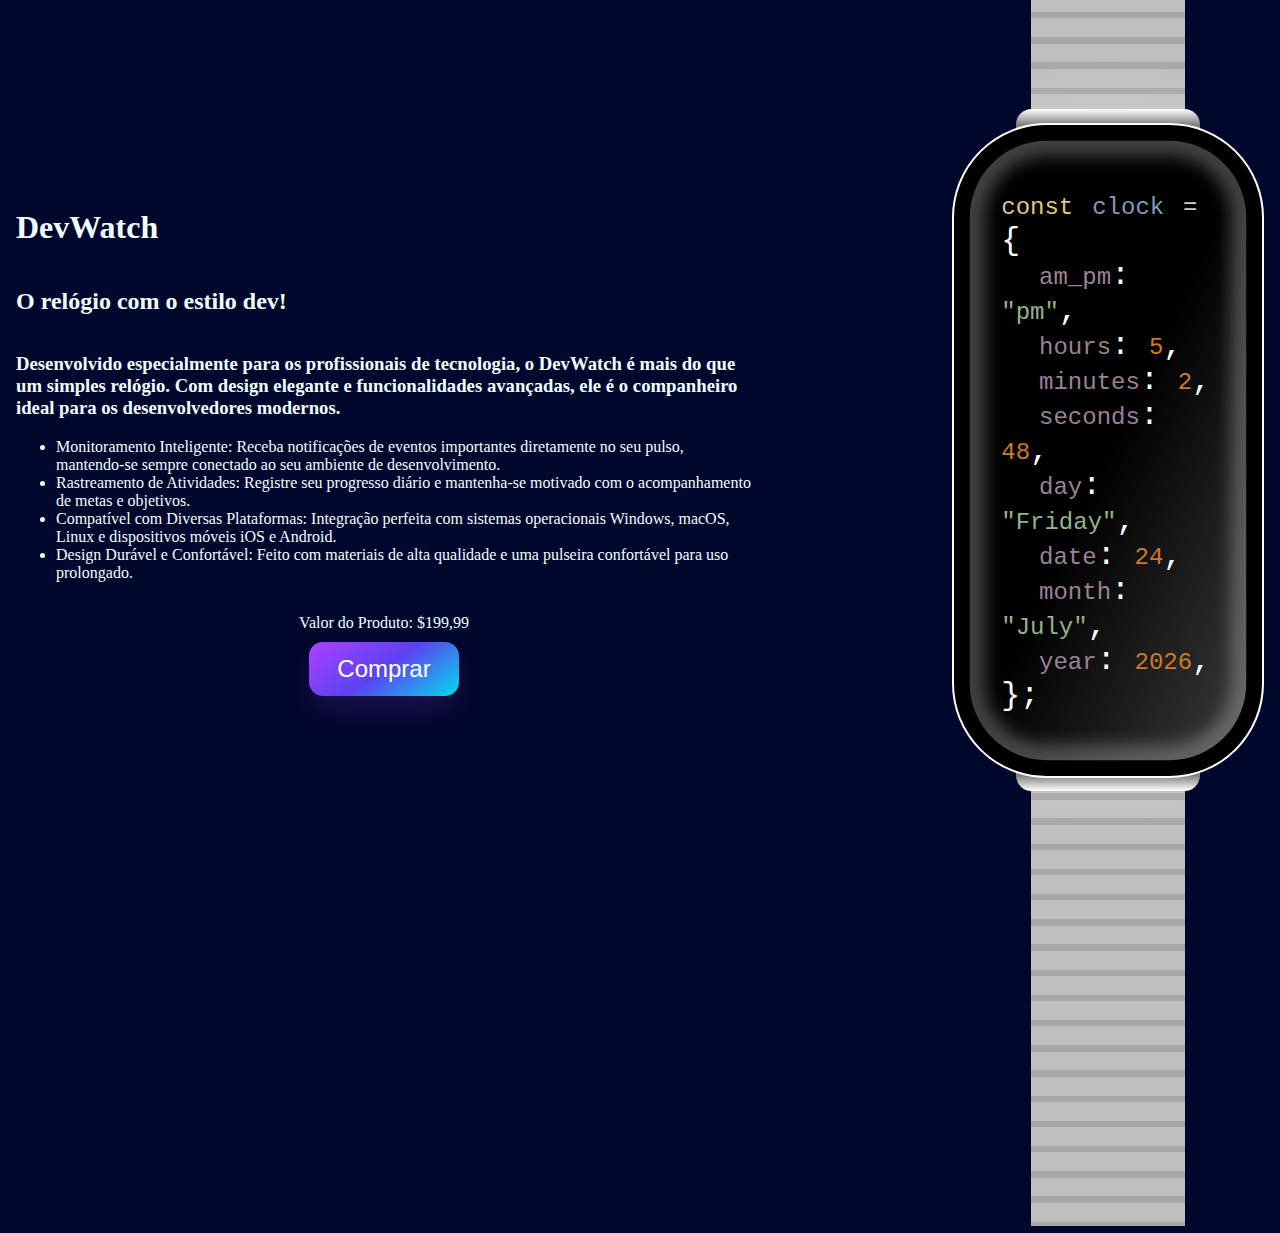
<file: index.html>
<!DOCTYPE html>
<html lang="pt-br">

<head>
  <meta charset="UTF-8">
  <meta name="viewport" content="width=device-width, initial-scale=1.0">
  <title>SmartWatch</title>
  <link rel="stylesheet" href="style.css">
</head>

<body>
  <div class="container">
    <div class="textContainer">
      <div class="anuncio">
        <h1>DevWatch</h1>
      </div>
      <div class="title">
        <h2>O relógio com o estilo dev!</h2>
      </div>
      <div class="descricao">
        <h3>Desenvolvido especialmente para os profissionais de tecnologia, o DevWatch é mais do que um simples relógio.
          Com design elegante e funcionalidades avançadas, ele é o companheiro ideal para os desenvolvedores modernos.
        </h3>
        <ul>
          <li>Monitoramento Inteligente: Receba notificações de eventos importantes diretamente no seu pulso,
            mantendo-se sempre conectado ao seu ambiente de desenvolvimento.</li>
          <li>Rastreamento de Atividades: Registre seu progresso diário e mantenha-se motivado com o acompanhamento de
            metas e objetivos.</li>
          <li>Compatível com Diversas Plataformas: Integração perfeita com sistemas operacionais Windows, macOS, Linux e
            dispositivos móveis iOS e Android.</li>
          <li>Design Durável e Confortável: Feito com materiais de alta qualidade e uma pulseira confortável para uso
            prolongado.</li>
        </ul>
      </div>
      <p>
        Valor do Produto: $199,99
        <button id="startButton">Comprar</button>
      </p>
      <div class="loading-screen" id="loadingScreen" style="display: none;">
        <div id="loadingMessage">
          <div class="spinner">
            <div class="spinner1"></div>
          </div>
          <span>Compra realizada!</span>
        </div>
      </div>
    </div>
    <div class="watch"></div>
  </div>
  <script src="relogio.js"></script>
  <script src="loading.js"></script>
</body>

</html>
</file>
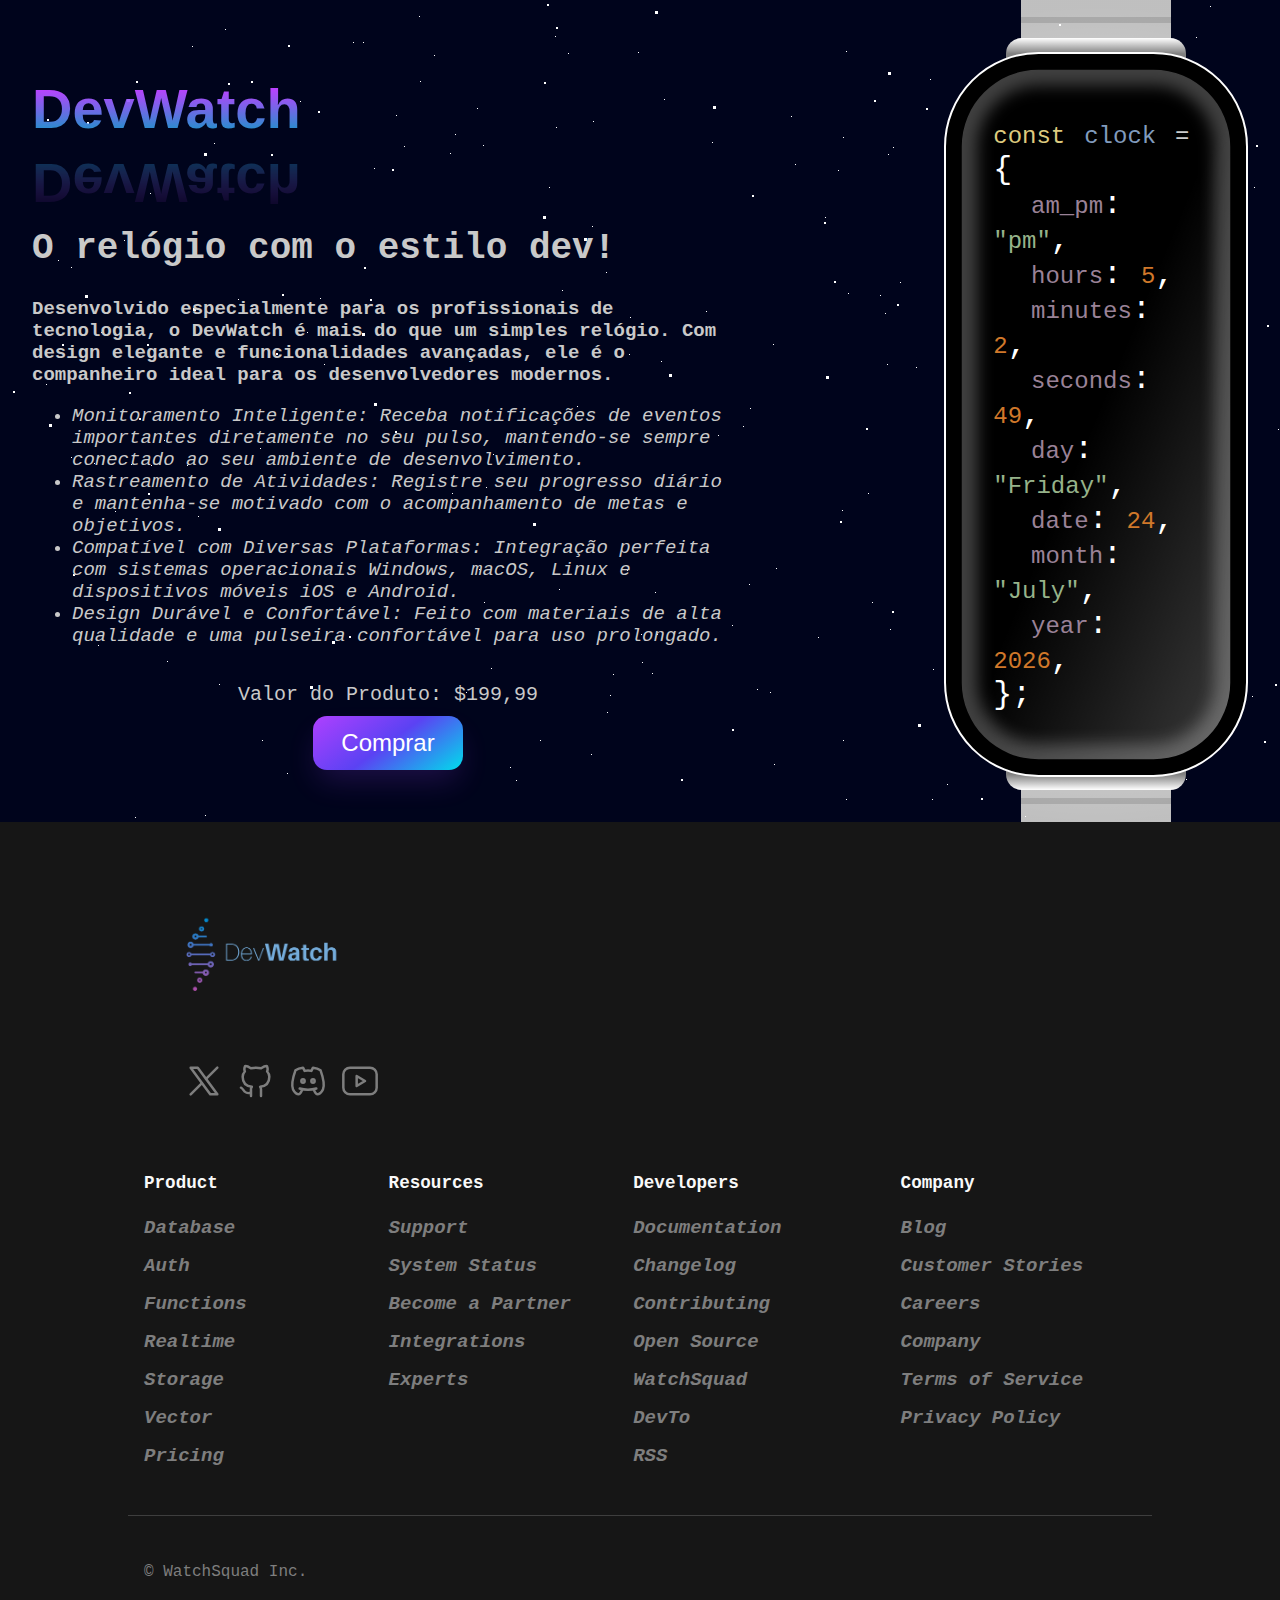
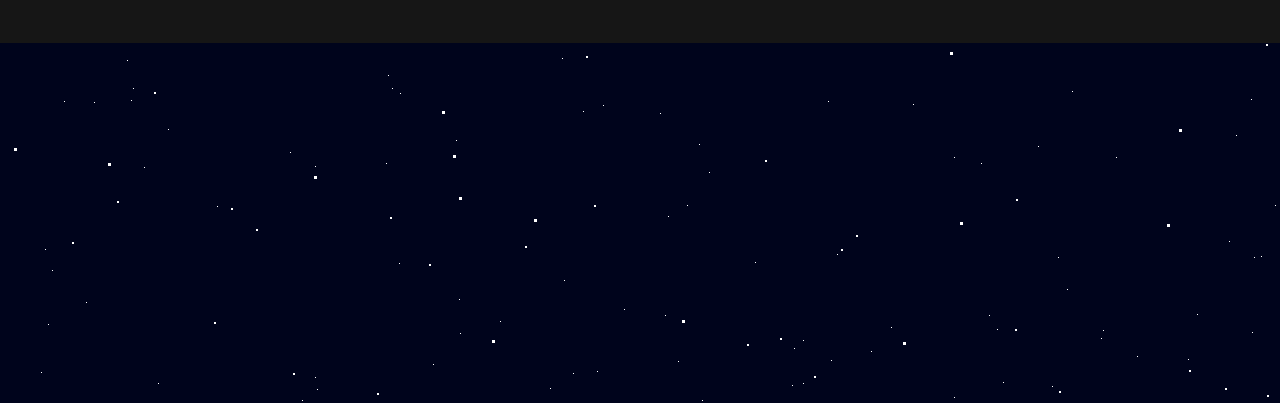
<file: scr/components/index.html>
<!DOCTYPE html>
<html lang="pt-br">

<head>
  <meta charset="UTF-8">
  <meta name="viewport" content="width=device-width, initial-scale=1.0">
  <title>SmartWatch</title>
  <link rel="preconnect" href="https://fonts.googleapis.com">
  <link rel="preconnect" href="https://fonts.gstatic.com" crossorigin>
  <link rel="stylesheet" href="https://fonts.googleapis.com/css2?family=Open+Sans&display=swap">
  <link rel="stylesheet" href="/scr/styles/footer.css">
  <link rel="stylesheet" href="/scr/styles/style.css">
  <link rel="stylesheet" href="/scr/styles/background.css">

<body>
  <div id='stars'></div>
  <div id='stars2'></div>
  <div id='stars3'></div>

  </div>
  <div class="container">
    <div class="textContainer">
      <div class="anuncio">
        <h1>DevWatch</h1>
      </div>
      <div class="title">
        <h2>O relógio com o estilo dev!</h2>
      </div>
      <div class="descricao">
        <h3>Desenvolvido especialmente para os profissionais de tecnologia, o DevWatch é mais do que um simples
          relógio.
          Com design elegante e funcionalidades avançadas, ele é o companheiro ideal para os desenvolvedores modernos.
        </h3>
        <ul>
          <li>Monitoramento Inteligente: Receba notificações de eventos importantes diretamente no seu pulso,
            mantendo-se sempre conectado ao seu ambiente de desenvolvimento.</li>
          <li>Rastreamento de Atividades: Registre seu progresso diário e mantenha-se motivado com o acompanhamento de
            metas e objetivos.</li>
          <li>Compatível com Diversas Plataformas: Integração perfeita com sistemas operacionais Windows, macOS, Linux
            e
            dispositivos móveis iOS e Android.</li>
          <li>Design Durável e Confortável: Feito com materiais de alta qualidade e uma pulseira confortável para uso
            prolongado.</li>
        </ul>
      </div>
      <p>
        Valor do Produto: $199,99
        <button id="startButton">Comprar</button>
      </p>
      <div class="loading-screen" id="loadingScreen" style="display: none;">
        <div id="loadingMessage">
          <div class="spinner">
            <div class="spinner1"></div>
          </div>
          <span>Compra realizada!</span>
        </div>
      </div>
    </div>
    <div class="watch"></div>
  </div>

  <footer>
    <div class="footer-container">
      <div class="footer-wrapper">
        <div class="footer-columns">
          <div class="footer-logo-column">
            <a href="#" title="Go to DevWatch home">
              <img src="/scr/assets/logo.png" loading="lazy" alt="DevWatchlogo" class="footer-logo" width="200">
            </a>
            <div class="social-wrapper">
              <div class='social-links'>
                <ul>
                  <li>
                    <a href="#" title="Twitter">
                      <svg xmlns="http://www.w3.org/2000/svg" class="icon icon-tabler icon-tabler-brand-x" width="24"
                        height="24" viewBox="0 0 24 24" stroke-width="1.5" stroke="currentColor" fill="none"
                        stroke-linecap="round" stroke-linejoin="round">
                        <path stroke="none" d="M0 0h24v24H0z" fill="none" />
                        <path d="M4 4l11.733 16h4.267l-11.733 -16z" />
                        <path d="M4 20l6.768 -6.768m2.46 -2.46l6.772 -6.772" />
                      </svg>
                    </a>
                  </li>
                  <li>
                    <a href="#" title="GitHub">
                      <svg xmlns="http://www.w3.org/2000/svg" class="icon icon-tabler icon-tabler-brand-github"
                        width="24" height="24" viewBox="0 0 24 24" stroke-width="1.5" stroke="currentColor" fill="none"
                        stroke-linecap="round" stroke-linejoin="round">
                        <path stroke="none" d="M0 0h24v24H0z" fill="none" />
                        <path
                          d="M9 19c-4.3 1.4 -4.3 -2.5 -6 -3m12 5v-3.5c0 -1 .1 -1.4 -.5 -2c2.8 -.3 5.5 -1.4 5.5 -6a4.6 4.6 0 0 0 -1.3 -3.2a4.2 4.2 0 0 0 -.1 -3.2s-1.1 -.3 -3.5 1.3a12.3 12.3 0 0 0 -6.2 0c-2.4 -1.6 -3.5 -1.3 -3.5 -1.3a4.2 4.2 0 0 0 -.1 3.2a4.6 4.6 0 0 0 -1.3 3.2c0 4.6 2.7 5.7 5.5 6c-.6 .6 -.6 1.2 -.5 2v3.5" />
                      </svg>
                    </a>
                  </li>
                  <li>
                    <a href="#" title="Discord">
                      <svg xmlns="http://www.w3.org/2000/svg" class="icon icon-tabler icon-tabler-brand-discord"
                        width="24" height="24" viewBox="0 0 24 24" stroke-width="1.5" stroke="currentColor" fill="none"
                        stroke-linecap="round" stroke-linejoin="round">
                        <path stroke="none" d="M0 0h24v24H0z" fill="none" />
                        <path d="M8 12a1 1 0 1 0 2 0a1 1 0 0 0 -2 0" />
                        <path d="M14 12a1 1 0 1 0 2 0a1 1 0 0 0 -2 0" />
                        <path
                          d="M15.5 17c0 1 1.5 3 2 3c1.5 0 2.833 -1.667 3.5 -3c.667 -1.667 .5 -5.833 -1.5 -11.5c-1.457 -1.015 -3 -1.34 -4.5 -1.5l-.972 1.923a11.913 11.913 0 0 0 -4.053 0l-.975 -1.923c-1.5 .16 -3.043 .485 -4.5 1.5c-2 5.667 -2.167 9.833 -1.5 11.5c.667 1.333 2 3 3.5 3c.5 0 2 -2 2 -3" />
                        <path d="M7 16.5c3.5 1 6.5 1 10 0" />
                      </svg>
                    </a>
                  </li>
                  <li>
                    <a href="#" title="Youtube">
                      <svg xmlns="http://www.w3.org/2000/svg" class="icon icon-tabler icon-tabler-brand-youtube"
                        width="24" height="24" viewBox="0 0 24 24" stroke-width="1.5" stroke="currentColor" fill="none"
                        stroke-linecap="round" stroke-linejoin="round">
                        <path stroke="none" d="M0 0h24v24H0z" fill="none" />
                        <path d="M2 8a4 4 0 0 1 4 -4h12a4 4 0 0 1 4 4v8a4 4 0 0 1 -4 4h-12a4 4 0 0 1 -4 -4v-8z" />
                        <path d="M10 9l5 3l-5 3z" />
                      </svg>
                    </a>
                  </li>
                </ul>
              </div>
            </div>
          </div>
          <div class="link-columns">
            <div>
              <section>
                <h3>Product</h3>
                <ul>
                  <li>
                    <a href="#" title="Features">Database</a>
                  </li>
                  <li>
                    <a href="#" title="Auth">Auth</a>
                  </li>
                  <li>
                    <a href="#" title="Functions">Functions</a>
                  </li>
                  <li>
                    <a href="#" title="Realtime">Realtime</a>
                  </li>
                  <li>
                    <a href="#" title="Storage">Storage</a>
                  </li>
                  <li>
                    <a href="#" title="Vector">Vector</a>
                  </li>
                  <li>
                    <a href="#" title="Pricing">Pricing</a>
                  </li>
                </ul>
              </section>

              <section>
                <h3>Resources</h3>
                <ul>
                  <li>
                    <a href="#" title="Support">Support</a>
                  </li>
                  <li>
                    <a href="#" title="Sitemap">System Status</a>
                  </li>
                  <li>
                    <a href="#" title="Newsletter">Become a Partner</a>
                  </li>
                  <li>
                    <a href="#" title="Help Centre">Integrations</a>
                  </li>
                  <li>
                    <a href="#" title="Investor">Experts</a>
                  </li>
                </ul>
              </section>
            </div>
            <div>
              <section>
                <h3>Developers</h3>
                <ul>
                  <li>
                    <a href="#" title="Documentation">Documentation</a>
                  </li>
                  <li>
                    <a href="#" title="Changelog">Changelog</a>
                  </li>
                  <li>
                    <a href="#" title="Contributing">Contributing</a>
                  </li>
                  <li>
                    <a href="#" title="OpenSource">Open Source</a>
                  </li>
                  <li>
                    <a href="#" title="SupaSquad">WatchSquad</a>
                  </li>
                  <li>
                    <a href="#" title="DevTo">DevTo</a>
                  </li>
                  <li>
                    <a href="#" title="RSS">RSS</a>
                  </li>
                </ul>
              </section>
              <section>
                <h3>Company</h3>
                <ul>
                  <li>
                    <a href="#" title="Terms and services">
                      Blog
                    </a>
                  </li>
                  <li>
                    <a href="#" title="Privacy Policy">
                      Customer Stories
                    </a>
                  </li>
                  <li>
                    <a href="#" title="Careers">
                      Careers
                    </a>
                  </li>
                  <li>
                    <a href="#" title="Company">
                      Company
                    </a>
                  </li>
                  <li>
                    <a href="#" title="Terms Of Service">
                      Terms of Service
                    </a>
                  </li>
                  <li>
                    <a href="#" title="Privacy Policy">
                      Privacy Policy
                    </a>
                  </li>
                </ul>
              </section>
            </div>
          </div>
        </div>
      </div>
      <div class="footer-bottom">
        <div class="footer-bottom-wrapper">
          <small>© <span id="year"></span> WatchSquad Inc.</small>
        </div>
      </div>
    </div>
  </footer>

  <script src="/scr/components/scripts/relogio.js"></script>
  <script src="/scr/components/scripts/loading.js"></script>

</body>

</html>
</file>
<file: style.css>
.watch {
  --watch-color: white;
  --screen-color: black;
  font-size: 3.5vmin;
  font-family: monospace;
  color: #fff;
  padding: 2em 1.5em;
  border: 2px solid var(--watch-color);
  border-radius: 3em;
  box-shadow:
    inset 0 0 0 .5em black,
    inset 0 0 1rem 1em hsl(0 0% 100% / .25);
  background-color: var(--screen-color);
  background-image: linear-gradient(to bottom right, #fff0 50%, hsl(0 0% 100% / .25));
  position: relative;
}

.watch::before,
.watch::after {
  content: "";
  position: absolute;
  background-color: var(--watch-color);
  z-index: -1;
}

.watch::after {
  inset: -.5em 20%;
  border-radius: .5em;
  background-image:
    linear-gradient(#fff0, hsl(0 0% 0% / .5) .5em calc(100% - .5em), #fff0);
}

.watch::before {
  inset: -50vh 25%;
  background-image:
    repeating-linear-gradient(#fff0 0 .3em, hsl(0 0% 0% / .125) .3em .5em, #fff0 .5em .8em),
    radial-gradient(circle, #fff0, hsl(0 0% 0% / .25) 50%);
}

.keyword {
  color: #ddca7e;
}

.def {
  color: #809bbd;
}

.operator {
  color: #cccccc;
}

.property {
  color: #9a8297;
}

.string {
  color: #96b38a;
}

.number {
  color: #d0782a;
}

* {
  box-sizing: border-box;
}

body {
  margin: 0;
  padding: 1em;
  min-height: 100vh;
  background-color: #00072d;
  display: grid;
  place-items: center;
  overflow: hidden;
  justify-items: start;
  color: azure;
}


.container {
  display: grid;
  grid-template-columns: repeat(1, 75% 25%);
  justify-items: center;
  align-items: center;
}

.textContainer {
  display: grid;
  grid-template-rows: repeat(1, 1fr);
  padding-right: 200px;
}

#loadingScreen {
  display: none;
  display: grid;
  position: fixed;
  top: 0;
  left: 0;
  width: 100%;
  height: 100%;
  background-color: rgba(0, 0, 0, 0.699);
  z-index: 9999;
  justify-content: center;
  align-items: center;
  color: white;
}

#loadingMessage {
  display: flex;
    flex-direction: column;
    align-items: center;
}

.spinner {
  background-image: linear-gradient(rgb(186, 66, 255) 35%,rgb(0, 225, 255));
  width: 100px;
  height: 100px;
  margin-bottom: 30px;
  animation: spinning82341 1.7s linear infinite;
  text-align: center;
  border-radius: 50px;
  filter: blur(1px);
  box-shadow: 0px -5px 20px 0px rgb(186, 66, 255), 0px 5px 20px 0px rgb(0, 225, 255);
 }
 

.spinner1 {
  background-color: rgb(36, 36, 36);
  width: 100px;
  height: 100px;
  border-radius: 50px;
  filter: blur(10px);
}

@keyframes spinning82341 {
  to {
    transform: rotate(360deg);
  }
}

span{
  font-size: 24px;
}

h1 {
  display: flex;
}

h2 {
  display: flex;
}

h3 {
  display: flex;
}

p {
  display: flex;
  flex-direction: column;
  align-items: center;
  gap: 10px;
}

button {
  align-items: center;
  background-image: linear-gradient(144deg,#AF40FF, #5B42F3 50%,#00DDEB);
  border: 0;
  border-radius: 14px;
  box-shadow: rgba(151, 65, 252, 0.2) 0 15px 30px -5px;
  box-sizing: border-box;
  color: #FFFFFF;
  display: flex;
  font-family: Phantomsans, sans-serif;
  font-size: 24px;
  justify-content: center;
  line-height: 2em;
  max-width: 100%;
  min-width: 150px;
  padding: 3px;
  text-decoration: none;
  user-select: none;
  -webkit-user-select: none;
  touch-action: manipulation;
  white-space: nowrap;
  cursor: pointer;
  transition: all .3s;
 }
 
 button:active,
 button:hover {
  outline: 0;
 }
 
 button span {
  background-color: rgb(5, 6, 45);
  padding: 16px 24px;
  border-radius: 6px;
  width: 100%;
  height: 100%;
  transition: 300ms;
 }
 
 button:hover span {
  background: none;
 }
 
 button:active {
  transform: scale(0.9);
 }
</file>
<file: scr/styles/footer.css>
@import url('https://fonts.googleapis.com/css2?family=Open+Sans&display=swap');

:root {
    --primary: #3ECF8E;
    --primary-dark: #37996B;
    --primary-darker: #317F5A;
    --headline-color: #F9F9F9;
    --text-color: #7E7E7E;
    --bg: #1C1C1C;
    --footer-bg: #161616;
    --secondary: #2E2E2E;
    --footer-border: #3E3E3E;
    --gray-border-hover: #505050;
    --gray-menu-button: #7E7E7E;
    --gray-menu-button-hover: #232323;
    --navbar-height: 64px;
    --gray-text-hover: #8F8F8F;
    --gray-icon: #A0A0A0;
    --footer-width: 64rem;
}

footer {
    bottom: 0;
    background-color: var(--footer-bg);
    width: 100%;
    padding-top: 1rem;
    display: flex;
    flex-direction: column;
}

.footer-container {
    position: relative;
    left: 0;
    bottom: 0;
    width: 100%;
    background-color: #161616;
    color: #fff;
    padding: 20px;


    *::selection {
        background: var(--primary);
        color: var(--footer-bg);
    }


    .footer-wrapper {
        display: flex;
        flex-direction: column;
        max-width: var(--footer-width);
        width: 100%;
        margin: 0 auto;
        padding: 1rem;
    }

    .footer-columns {
        display: flex;
        flex-direction: row;
        justify-content: space-between;
        flex-wrap: wrap;
        padding-top: 1rem;
    }

    .footer-logo-column {
        padding-right: 10%;
    }

    .footer-logo {
        margin-bottom: 1.5rem;
        width: 14rem;
    }

    .social-wrapper {
        display: flex;
        gap: 0.5rem;
        margin: 0 auto;
        margin-bottom: 2rem;
    }

    .social-links {
        display: inline-flex;
        gap: 0.5rem;
        align-items: center;
    }

    .social-links a {
        color: var(--text-color);
        text-decoration: none;
    }

    .social-links svg {
        width: 2.5rem;
        height: 2.5rem;
        stroke: var(--text-color);
        transition: all 0.2s ease-in-out;
    }

    .social-links svg:hover {
        stroke: var(--headline-color);
    }

    .social-links ul {
        display: flex;
        flex-wrap: wrap;
        gap: 0.75rem;
        list-style-type: none;
    }


    .link-columns {
        display: flex;
        flex-wrap: wrap;
        gap: 2rem;

        flex-grow: 1;
    }

    .link-columns>div {
        flex-grow: 1;
        display: flex;
        gap: 2rem;
    }

    .link-columns>div>section {
        min-width: 8rem;
        width: 50%;
    }

    .link-columns ul {
        display: flex;
        gap: 1rem;
        list-style-type: none;
        padding: 0;
        margin: 0;
        flex-direction: column;
        font-weight: 600;
    }

    .link-columns ul a {
        color: var(--text-color);
        text-decoration: none;
        transition: all 0.2s ease-in-out;
    }

    .link-columns ul a:hover {
        color: var(--headline-color);
    }

    .link-columns h3 {
        color: var(--headline-color);
        margin-bottom: 1.5rem;
        font-size: 1.1rem;
    }

    .footer-bottom {
        margin-top: 2rem;
        width: 100%;
        color: var(--text-color);
    }

    .footer-bottom-wrapper {
        max-width: var(--footer-width);
        margin: 0 auto;
        width: 100%;
        padding: 2.5rem 1rem;
        border-top: 1px solid var(--footer-border);
    }

    .footer-bottom small {
        font-size: 1rem;
        display: inline;
        white-space: nowrap;
    }

    .footer-bottom>small {
        font-size: 1rem;
        width: 100%
    }

    @media screen and (min-width: 600px) {
        .link-columns>div>section {
            min-width: auto;
        }
    }
}
</file>
<file: scr/styles/style.css>
.watch {
  --watch-color: white;
  --screen-color: black;
  font-size: 3.5vmin;
  font-family: monospace;
  color: #fff;
  padding: 2em 1.5em;
  border: 2px solid var(--watch-color);
  border-radius: 3em;
  box-shadow:
    inset 0 0 0 .5em black,
    inset 0 0 1rem 1em hsl(0 0% 100% / .25);
  background-color: var(--screen-color);
  background-image: linear-gradient(to bottom right, #fff0 50%, hsl(0 0% 100% / .25));
  position: relative;
}

.watch::before,
.watch::after {
  content: "";
  position: absolute;
  background-color: var(--watch-color);
  z-index: -1;
}

.watch::after {
  inset: -.5em 20%;
  border-radius: .5em;
  background-image:
    linear-gradient(#fff0, hsl(0 0% 0% / .5) .5em calc(100% - .5em), #fff0);
}

.watch::before {
  inset: -50vh 25%;
  background-image:
    repeating-linear-gradient(#fff0 0 .3em, hsl(0 0% 0% / .125) .3em .5em, #fff0 .5em .8em),
    radial-gradient(circle, #fff0, hsl(0 0% 0% / .25) 50%);
}

.keyword {
  color: #ddca7e;
}

.def {
  color: #809bbd;
}

.operator {
  color: #cccccc;
}

.property {
  color: #9a8297;
}

.string {
  color: #96b38a;
}

.number {
  color: #d0782a;
}

* {
  box-sizing: border-box;
}

body {
  position: absolute;
  margin: 0;
  padding: 0;
  background-color: #00041c;
  display: grid;
  place-items: center;
  justify-items: start;
  color: #c9c9c9;
  font-family: 'Roboto Mono', monospace;
}


.container {
  margin: 2em;
  display: grid;
  grid-template-columns: repeat(1, 75% 25%);
  justify-items: center;
  align-items: center;
}

.textContainer {
  display: grid;
  grid-template-rows: repeat(1, 1fr);
  padding-right: 200px;
}

#loadingScreen {
  display: none;
  display: grid;
  position: fixed;
  top: 0;
  left: 0;
  width: 100%;
  height: 100%;
  background-color: rgba(0, 0, 0, 0.699);
  z-index: 9999;
  justify-content: center;
  align-items: center;
  color: white;
}

#loadingMessage {
  display: flex;
  flex-direction: column;
  align-items: center;
}

.spinner {
  background-image: linear-gradient(rgb(186, 66, 255) 35%, rgb(0, 225, 255));
  width: 100px;
  height: 100px;
  margin-bottom: 30px;
  animation: spinning82341 1.7s linear infinite;
  text-align: center;
  border-radius: 50px;
  filter: blur(1px);
  box-shadow: 0px -5px 20px 0px rgb(186, 66, 255), 0px 5px 20px 0px rgb(0, 225, 255);
}


.spinner1 {
  background-color: rgb(36, 36, 36);
  width: 100px;
  height: 100px;
  border-radius: 50px;
  filter: blur(10px);
}

@keyframes spinning82341 {
  to {
    transform: rotate(360deg);
  }
}

span {
  font-size: 24px;
}

h1 {
  font-size: 56px;
  display: flex;
  font-family: Arial, Arial, Helvetica, sans-serif;
  transition: font-size 300ms ease-out;
  color: #fff;
  background: -webkit-linear-gradient(90deg, rgb(0 225 255 / 72%), rgb(186, 66, 255) 80%);
  -webkit-background-clip: text;
  -webkit-text-fill-color: transparent;
  -webkit-box-reflect: below 10px linear-gradient(to bottom, rgba(0, 0, 0, 0.0), rgba(0, 0, 0, 0.4));
}

h2 {
  font-size: 36px;
  display: flex;
  margin: 50px 0px 10px 0px;
}

h3 {
  font-size: 19px;
  display: flex;
}

li {
  font-size: 19px;
  font-style: oblique;
}

p {
  font-size: 20px;
  display: flex;
  flex-direction: column;
  align-items: center;
  gap: 10px;
}

button {
  align-items: center;
  background-image: linear-gradient(144deg, #AF40FF, #5B42F3 50%, #00DDEB);
  border: 0;
  border-radius: 14px;
  box-shadow: rgba(151, 65, 252, 0.2) 0 15px 30px -5px;
  box-sizing: border-box;
  color: #FFFFFF;
  display: flex;
  font-family: Phantomsans, sans-serif;
  font-size: 24px;
  justify-content: center;
  line-height: 2em;
  max-width: 100%;
  min-width: 150px;
  padding: 3px;
  text-decoration: none;
  user-select: none;
  -webkit-user-select: none;
  touch-action: manipulation;
  white-space: nowrap;
  cursor: pointer;
  transition: all .3s;
}

button:active,
button:hover {
  outline: 0;
}

button span {
  background-color: rgb(5, 6, 45);
  padding: 16px 24px;
  border-radius: 6px;
  width: 100%;
  height: 100%;
  transition: 300ms;
}

button:hover span {
  background: none;
}

button:active {
  transform: scale(0.9);
}
</file>
<file: scr/styles/background.css>
#stars {
    width: 1px;
    height: 1px;
    background: transparent;
    box-shadow: 1103px 1930px #FFF , 1823px 933px #FFF , 136px 1476px #FFF , 1854px 360px #FFF , 1486px 1381px #FFF , 1297px 258px #FFF , 1797px 1067px #FFF , 1185px 1000px #FFF , 1951px 1486px #FFF , 1120px 985px #FFF , 214px 143px #FFF , 1884px 805px #FFF , 29px 1502px #FFF , 678px 1961px #FFF , 1395px 1535px #FFF , 996px 416px #FFF , 1766px 1224px #FFF , 881px 960px #FFF , 1861px 168px #FFF , 483px 1265px #FFF , 1629px 345px #FFF , 1752px 1053px #FFF , 562px 290px #FFF , 812px 1145px #FFF , 687px 1805px #FFF , 1497px 1338px #FFF , 1025px 816px #FFF , 1938px 1620px #FFF , 1275px 1614px #FFF , 1670px 718px #FFF , 1871px 1247px #FFF , 1472px 201px #FFF , 1487px 489px #FFF , 1862px 1491px #FFF , 606px 272px #FFF , 1336px 1068px #FFF , 983px 457px #FFF , 2px 891px #FFF , 484px 1337px #FFF , 831px 1960px #FFF , 610px 695px #FFF , 1479px 130px #FFF , 1879px 1880px #FFF , 863px 968px #FFF , 63px 1066px #FFF , 706px 905px #FFF , 260px 448px #FFF , 1252px 696px #FFF , 869px 828px #FFF , 41px 1972px #FFF , 1165px 1513px #FFF , 748px 926px #FFF , 1329px 1943px #FFF , 1254px 1857px #FFF , 164px 440px #FFF , 1391px 736px #FFF , 1215px 1260px #FFF , 1942px 1090px #FFF , 743px 426px #FFF , 1959px 359px #FFF , 86px 1902px #FFF , 404px 146px #FFF , 1883px 1768px #FFF , 141px 1451px #FFF , 813px 1211px #FFF , 162px 1166px #FFF , 1953px 710px #FFF , 838px 170px #FFF , 1373px 876px #FFF , 1210px 6px #FFF , 933px 669px #FFF , 1893px 1171px #FFF , 603px 1705px #FFF , 1394px 1496px #FFF , 1245px 1627px #FFF , 1488px 757px #FFF , 1067px 1005px #FFF , 1559px 1552px #FFF , 1668px 1922px #FFF , 1901px 1536px #FFF , 803px 1940px #FFF , 1587px 1920px #FFF , 891px 1927px #FFF , 931px 902px #FFF , 1850px 540px #FFF , 1746px 1949px #FFF , 1178px 1024px #FFF , 1245px 1581px #FFF , 885px 313px #FFF , 499px 1442px #FFF , 1550px 1501px #FFF , 135px 1153px #FFF , 180px 1504px #FFF , 330px 871px #FFF , 1972px 883px #FFF , 1208px 1372px #FFF , 525px 1321px #FFF , 1389px 1155px #FFF , 1112px 1151px #FFF , 1663px 1142px #FFF , 219px 1232px #FFF , 888px 154px #FFF , 607px 712px #FFF , 928px 1489px #FFF , 462px 1534px #FFF , 71px 457px #FFF , 491px 896px #FFF , 950px 1163px #FFF , 592px 226px #FFF , 900px 282px #FFF , 80px 997px #FFF , 124px 240px #FFF , 135px 817px #FFF , 109px 1479px #FFF , 1101px 1938px #FFF , 98px 645px #FFF , 1558px 1318px #FFF , 1177px 1294px #FFF , 1680px 111px #FFF , 1316px 905px #FFF , 1825px 1452px #FFF , 1811px 1734px #FFF , 1651px 172px #FFF , 1236px 1735px #FFF , 1196px 1159px #FFF , 728px 1501px #FFF , 518px 1639px #FFF , 48px 1924px #FFF , 665px 1915px #FFF , 1759px 1261px #FFF , 1208px 463px #FFF , 121px 1178px #FFF , 283px 1267px #FFF , 1424px 1872px #FFF , 757px 689px #FFF , 1030px 884px #FFF , 133px 1688px #FFF , 916px 367px #FFF , 1234px 450px #FFF , 1637px 1372px #FFF , 1598px 1869px #FFF , 1478px 520px #FFF , 652px 673px #FFF , 1552px 869px #FFF , 1514px 520px #FFF , 388px 1052px #FFF , 962px 951px #FFF , 848px 293px #FFF , 1852px 1806px #FFF , 1886px 1323px #FFF , 1170px 735px #FFF , 280px 571px #FFF , 1849px 1708px #FFF , 400px 1693px #FFF , 1357px 404px #FFF , 286px 1607px #FFF , 484px 602px #FFF , 300px 101px #FFF , 1704px 1939px #FFF , 1567px 1403px #FFF , 393px 1177px #FFF , 703px 618px #FFF , 1320px 1718px #FFF , 789px 1211px #FFF , 1912px 917px #FFF , 353px 42px #FFF , 218px 860px #FFF , 433px 1964px #FFF , 1957px 1389px #FFF , 1823px 1484px #FFF , 1175px 1411px #FFF , 1628px 1px #FFF , 486px 487px #FFF , 593px 121px #FFF , 1381px 1045px #FFF , 638px 52px #FFF , 421px 1332px #FFF , 71px 267px #FFF , 687px 967px #FFF , 1656px 644px #FFF , 1335px 745px #FFF , 1461px 1958px #FFF , 1478px 1300px #FFF , 1082px 167px #FFF , 1275px 1068px #FFF , 1732px 830px #FFF , 1052px 1986px #FFF , 1179px 1278px #FFF , 1602px 1381px #FFF , 1553px 417px #FFF , 1144px 1200px #FFF , 742px 1281px #FFF , 664px 99px #FFF , 540px 740px #FFF , 1303px 1510px #FFF , 930px 79px #FFF , 633px 1619px #FFF , 315px 1977px #FFF , 700px 991px #FFF , 732px 625px #FFF , 1959px 215px #FFF , 712px 1329px #FFF , 1902px 1290px #FFF , 194px 855px #FFF , 794px 1948px #FFF , 1892px 1504px #FFF , 894px 1014px #FFF , 825px 217px #FFF , 686px 843px #FFF , 997px 1929px #FFF , 660px 1713px #FFF , 20px 1013px #FFF , 1846px 1073px #FFF , 665px 854px #FFF , 1527px 983px #FFF , 522px 462px #FFF , 1829px 1137px #FFF , 227px 1568px #FFF , 1567px 1823px #FFF , 1226px 165px #FFF , 1461px 1042px #FFF , 1331px 1622px #FFF , 516px 780px #FFF , 149px 464px #FFF , 949px 1304px #FFF , 1502px 347px #FFF , 1240px 930px #FFF , 456px 1740px #FFF , 1464px 1493px #FFF , 473px 1314px #FFF , 1055px 352px #FFF , 1403px 91px #FFF , 1567px 1991px #FFF , 1729px 105px #FFF , 1371px 846px #FFF , 1656px 185px #FFF , 1452px 1377px #FFF , 597px 1971px #FFF , 307px 332px #FFF , 1264px 928px #FFF , 219px 684px #FFF , 1187px 218px #FFF , 798px 1093px #FFF , 630px 317px #FFF , 1473px 1603px #FFF , 657px 634px #FFF , 1624px 379px #FFF , 1640px 848px #FFF , 749px 584px #FFF , 1162px 924px #FFF , 1682px 1005px #FFF , 507px 1627px #FFF , 1782px 56px #FFF , 1233px 886px #FFF , 1381px 591px #FFF , 899px 1595px #FFF , 765px 1371px #FFF , 947px 784px #FFF , 1789px 622px #FFF , 981px 1460px #FFF , 981px 1763px #FFF , 872px 602px #FFF , 559px 589px #FFF , 1368px 536px #FFF , 1331px 728px #FFF , 842px 510px #FFF , 1972px 386px #FFF , 1595px 431px #FFF , 1675px 1699px #FFF , 1629px 1824px #FFF , 1349px 980px #FFF , 1795px 1019px #FFF , 1389px 521px #FFF , 1886px 1770px #FFF , 1911px 1276px #FFF , 1049px 87px #FFF , 577px 406px #FFF , 388px 1675px #FFF , 774px 764px #FFF , 1761px 1528px #FFF , 1584px 851px #FFF , 1694px 1354px #FFF , 846px 799px #FFF , 1264px 1337px #FFF , 1489px 1376px #FFF , 189px 1235px #FFF , 345px 1042px #FFF , 1433px 20px #FFF , 1848px 847px #FFF , 1853px 372px #FFF , 1617px 1911px #FFF , 290px 1752px #FFF , 187px 465px #FFF , 1226px 625px #FFF , 913px 1704px #FFF , 455px 1509px #FFF , 1671px 1566px #FFF , 466px 692px #FFF , 583px 1711px #FFF , 573px 1973px #FFF , 1846px 1318px #FFF , 870px 1455px #FFF , 1654px 1794px #FFF , 1275px 1805px #FFF , 1680px 1629px #FFF , 624px 1909px #FFF , 469px 857px #FFF , 1681px 1719px #FFF , 549px 187px #FFF , 712px 142px #FFF , 195px 1445px #FFF , 1290px 1041px #FFF , 5px 1149px #FFF , 497px 1591px #FFF , 1435px 224px #FFF , 402px 941px #FFF , 1881px 1061px #FFF , 1167px 131px #FFF , 363px 42px #FFF , 1650px 591px #FFF , 295px 890px #FFF , 738px 1045px #FFF , 1914px 269px #FFF , 1312px 908px #FFF , 815px 1300px #FFF , 641px 634px #FFF , 380px 1171px #FFF , 324px 364px #FFF , 138px 1248px #FFF , 1433px 1031px #FFF , 192px 953px #FFF , 386px 1763px #FFF , 1346px 877px #FFF , 1333px 1126px #FFF , 1190px 1428px #FFF , 1916px 1983px #FFF , 49px 1623px #FFF , 1183px 703px #FFF , 1819px 1187px #FFF , 1674px 296px #FFF , 675px 1314px #FFF , 1732px 1480px #FFF , 1512px 1029px #FFF , 1126px 71px #FFF , 1944px 572px #FFF , 785px 1564px #FFF , 399px 1863px #FFF , 318px 1385px #FFF , 659px 1141px #FFF , 1287px 423px #FFF , 1531px 1373px #FFF , 101px 332px #FFF , 1488px 1491px #FFF , 568px 53px #FFF , 1251px 1699px #FFF , 1876px 1657px #FFF , 1092px 614px #FFF , 399px 548px #FFF , 1621px 1691px #FFF , 483px 145px #FFF , 1131px 463px #FFF , 1456px 544px #FFF , 1907px 1717px #FFF , 1871px 573px #FFF , 1786px 1019px #FFF , 1511px 584px #FFF , 1559px 911px #FFF , 993px 1519px #FFF , 1949px 771px #FFF , 1251px 1232px #FFF , 342px 1312px #FFF , 1795px 1209px #FFF , 714px 1184px #FFF , 1970px 397px #FFF , 1343px 1795px #FFF , 1733px 1804px #FFF , 1112px 1031px #FFF , 1303px 781px #FFF , 1041px 66px #FFF , 94px 463px #FFF , 1240px 1023px #FFF , 1859px 676px #FFF , 131px 1700px #FFF , 1823px 1472px #FFF , 1493px 581px #FFF , 419px 16px #FFF , 1925px 49px #FFF , 432px 1214px #FFF , 1775px 1995px #FFF , 1625px 48px #FFF , 192px 46px #FFF , 143px 1216px #FFF , 472px 946px #FFF , 1229px 1841px #FFF , 627px 570px #FFF , 1108px 1398px #FFF , 434px 55px #FFF , 1273px 944px #FFF , 1382px 658px #FFF , 1853px 1681px #FFF , 1025px 871px #FFF , 1541px 1321px #FFF , 45px 1849px #FFF , 1233px 1228px #FFF , 1574px 854px #FFF , 211px 1467px #FFF , 1261px 1856px #FFF , 632px 1299px #FFF , 1527px 1409px #FFF , 770px 692px #FFF , 1796px 1216px #FFF , 951px 1350px #FFF , 1880px 1932px #FFF , 127px 1660px #FFF , 875px 1011px #FFF , 1835px 1838px #FFF , 1196px 37px #FFF , 94px 1702px #FFF , 1526px 1012px #FFF , 1823px 1786px #FFF , 1467px 1419px #FFF , 1176px 302px #FFF , 1633px 1544px #FFF , 847px 863px #FFF , 1350px 1702px #FFF , 1182px 1239px #FFF , 871px 1951px #FFF , 204px 1268px #FFF , 1237px 1132px #FFF , 1852px 1936px #FFF , 1620px 1280px #FFF , 216px 979px #FFF , 1362px 745px #FFF , 1839px 1464px #FFF , 880px 295px #FFF , 452px 493px #FFF , 167px 661px #FFF , 723px 1083px #FFF , 130px 1003px #FFF , 1188px 647px #FFF , 1753px 1481px #FFF , 642px 662px #FFF , 1521px 1653px #FFF , 1673px 1746px #FFF , 1400px 1202px #FFF , 302px 2000px #FFF , 1558px 728px #FFF , 1847px 1236px #FFF , 1003px 1982px #FFF , 835px 1549px #FFF , 709px 1772px #FFF , 1170px 1075px #FFF , 564px 1880px #FFF , 1543px 87px #FFF , 151px 465px #FFF , 1377px 532px #FFF , 1167px 1204px #FFF , 1191px 1118px #FFF , 1722px 1235px #FFF , 803px 1983px #FFF , 175px 1238px #FFF , 1348px 46px #FFF , 1886px 1781px #FFF , 1017px 668px #FFF , 794px 1028px #FFF , 1041px 1515px #FFF , 1305px 1709px #FFF , 165px 1135px #FFF , 1025px 870px #FFF , 1137px 1956px #FFF , 1156px 329px #FFF , 491px 668px #FFF , 1562px 706px #FFF , 706px 311px #FFF , 898px 915px #FFF , 1411px 1348px #FFF , 738px 1380px #FFF , 106px 823px #FFF , 950px 912px #FFF , 1340px 1669px #FFF , 954px 1997px #FFF , 562px 1658px #FFF , 1455px 1021px #FFF , 1582px 396px #FFF , 1341px 849px #FFF , 720px 481px #FFF , 396px 115px #FFF , 661px 361px #FFF , 315px 1766px #FFF , 1624px 95px #FFF , 41px 1067px #FFF , 1882px 310px #FFF , 1545px 1247px #FFF , 1204px 580px #FFF , 1817px 991px #FFF , 394px 1319px #FFF , 1298px 48px #FFF , 591px 754px #FFF , 599px 1428px #FFF , 320px 1182px #FFF , 1952px 1506px #FFF , 524px 311px #FFF , 1882px 862px #FFF , 115px 511px #FFF , 144px 1767px #FFF , 225px 29px #FFF , 828px 1701px #FFF , 795px 164px #FFF , 1827px 553px #FFF , 1076px 662px #FFF , 791px 116px #FFF , 1590px 1410px #FFF , 1278px 429px #FFF , 818px 637px #FFF , 550px 1988px #FFF , 710px 1182px #FFF , 825px 1251px #FFF , 1231px 864px #FFF , 477px 108px #FFF , 6px 1148px #FFF , 1067px 1889px #FFF , 1618px 1555px #FFF , 1400px 522px #FFF , 1364px 1619px #FFF , 64px 1701px #FFF , 958px 1007px #FFF , 932px 799px #FFF , 296px 1216px #FFF , 1016px 676px #FFF , 969px 87px #FFF , 1296px 1514px #FFF , 1748px 1698px #FFF , 1867px 540px #FFF , 150px 193px #FFF , 1834px 1195px #FFF , 455px 134px #FFF , 740px 1560px #FFF , 46px 384px #FFF , 459px 1899px #FFF , 1899px 1273px #FFF , 1445px 301px #FFF , 934px 1097px #FFF , 95px 1065px #FFF , 1887px 1439px #FFF , 1131px 1083px #FFF , 374px 168px #FFF , 1194px 219px #FFF , 193px 1634px #FFF , 1144px 773px #FFF , 475px 1544px #FFF , 510px 767px #FFF , 320px 298px #FFF , 273px 1564px #FFF , 1537px 146px #FFF , 1434px 564px #FFF , 1728px 1096px #FFF , 1605px 180px #FFF , 463px 1058px #FFF , 493px 454px #FFF , 217px 1806px #FFF , 1461px 1308px #FFF , 868px 493px #FFF , 843px 740px #FFF , 795px 1569px #FFF , 1420px 1784px #FFF , 655px 592px #FFF , 59px 1032px #FFF , 714px 1217px #FFF , 159px 1090px #FFF , 1518px 1171px #FFF , 989px 1915px #FFF , 1186px 779px #FFF , 1038px 1746px #FFF , 388px 1017px #FFF , 1990px 1807px #FFF , 1486px 874px #FFF , 1766px 778px #FFF , 556px 127px #FFF , 92px 1301px #FFF , 1618px 388px #FFF , 1583px 1405px #FFF , 702px 2000px #FFF , 205px 815px #FFF , 1254px 187px #FFF , 1613px 182px #FFF , 846px 51px #FFF , 837px 1854px #FFF , 302px 1275px #FFF , 1230px 1600px #FFF , 850px 844px #FFF , 1072px 1691px #FFF , 981px 1075px #FFF , 747px 1534px #FFF , 1901px 1356px #FFF , 1484px 1731px #FFF , 1473px 194px #FFF , 1897px 874px #FFF , 954px 1757px #FFF , 421px 1281px #FFF , 750px 408px #FFF , 303px 1311px #FFF , 1142px 208px #FFF , 1970px 481px #FFF , 450px 153px #FFF , 1677px 1407px #FFF , 227px 866px #FFF , 726px 1445px #FFF , 887px 364px #FFF , 1936px 1442px #FFF , 1098px 1624px #FFF , 1417px 182px #FFF , 1878px 264px #FFF , 1353px 1445px #FFF , 1774px 1327px #FFF , 219px 1267px #FFF , 262px 740px #FFF , 168px 1729px #FFF , 786px 1370px #FFF , 1678px 682px #FFF , 420px 81px #FFF , 27px 1528px #FFF , 1309px 176px #FFF , 712px 1118px #FFF , 52px 1870px #FFF , 776px 568px #FFF , 1188px 1959px #FFF , 843px 137px #FFF , 392px 1688px #FFF , 1065px 1480px #FFF , 1418px 1066px #FFF , 1908px 1756px #FFF , 500px 1921px #FFF , 1139px 932px #FFF , 1372px 1742px #FFF , 1997px 958px #FFF , 773px 344px #FFF , 748px 1532px #FFF , 718px 435px #FFF , 1049px 1132px #FFF , 1119px 697px #FFF , 1430px 97px #FFF , 1116px 1757px #FFF , 460px 1933px #FFF , 1383px 771px #FFF , 1135px 861px #FFF , 1705px 265px #FFF , 226px 543px #FFF , 238px 299px #FFF , 755px 1862px #FFF , 1197px 1914px #FFF , 790px 837px #FFF , 1875px 1037px #FFF , 1302px 68px #FFF , 1268px 1469px #FFF , 69px 921px #FFF , 1442px 1478px #FFF , 1803px 254px #FFF , 1118px 1416px #FFF , 847px 1047px #FFF , 726px 850px #FFF , 236px 1430px #FFF , 890px 629px #FFF , 131px 464px #FFF , 1130px 1617px #FFF , 1736px 1131px #FFF , 317px 1989px #FFF , 319px 1365px #FFF , 1932px 1921px #FFF , 158px 1983px #FFF , 1058px 1857px #FFF , 1740px 1990px #FFF , 1728px 871px #FFF , 198px 516px #FFF , 1338px 650px #FFF , 1079px 1135px #FFF , 505px 1409px #FFF , 893px 147px #FFF , 1933px 1068px #FFF , 479px 569px #FFF , 613px 674px #FFF , 1132px 98px #FFF , 58px 260px #FFF , 1481px 1489px #FFF , 668px 1816px #FFF , 595px 1019px #FFF , 547px 1517px #FFF , 1164px 1108px #FFF , 555px 36px #FFF , 792px 1985px #FFF , 1593px 709px #FFF , 1252px 1932px #FFF , 1656px 778px #FFF , 1766px 1704px #FFF , 1619px 1265px #FFF , 629px 354px #FFF , 186px 1278px #FFF , 287px 773px #FFF , 699px 1744px #FFF , 1349px 853px #FFF , 1079px 1492px #FFF;
    animation: animStar 50s linear infinite;
  }
  #stars:after {
    content: " ";
    position: absolute;
    top: 2000px;
    width: 1px;
    height: 1px;
    background: transparent;
    box-shadow: 1103px 1930px #FFF , 1823px 933px #FFF , 136px 1476px #FFF , 1854px 360px #FFF , 1486px 1381px #FFF , 1297px 258px #FFF , 1797px 1067px #FFF , 1185px 1000px #FFF , 1951px 1486px #FFF , 1120px 985px #FFF , 214px 143px #FFF , 1884px 805px #FFF , 29px 1502px #FFF , 678px 1961px #FFF , 1395px 1535px #FFF , 996px 416px #FFF , 1766px 1224px #FFF , 881px 960px #FFF , 1861px 168px #FFF , 483px 1265px #FFF , 1629px 345px #FFF , 1752px 1053px #FFF , 562px 290px #FFF , 812px 1145px #FFF , 687px 1805px #FFF , 1497px 1338px #FFF , 1025px 816px #FFF , 1938px 1620px #FFF , 1275px 1614px #FFF , 1670px 718px #FFF , 1871px 1247px #FFF , 1472px 201px #FFF , 1487px 489px #FFF , 1862px 1491px #FFF , 606px 272px #FFF , 1336px 1068px #FFF , 983px 457px #FFF , 2px 891px #FFF , 484px 1337px #FFF , 831px 1960px #FFF , 610px 695px #FFF , 1479px 130px #FFF , 1879px 1880px #FFF , 863px 968px #FFF , 63px 1066px #FFF , 706px 905px #FFF , 260px 448px #FFF , 1252px 696px #FFF , 869px 828px #FFF , 41px 1972px #FFF , 1165px 1513px #FFF , 748px 926px #FFF , 1329px 1943px #FFF , 1254px 1857px #FFF , 164px 440px #FFF , 1391px 736px #FFF , 1215px 1260px #FFF , 1942px 1090px #FFF , 743px 426px #FFF , 1959px 359px #FFF , 86px 1902px #FFF , 404px 146px #FFF , 1883px 1768px #FFF , 141px 1451px #FFF , 813px 1211px #FFF , 162px 1166px #FFF , 1953px 710px #FFF , 838px 170px #FFF , 1373px 876px #FFF , 1210px 6px #FFF , 933px 669px #FFF , 1893px 1171px #FFF , 603px 1705px #FFF , 1394px 1496px #FFF , 1245px 1627px #FFF , 1488px 757px #FFF , 1067px 1005px #FFF , 1559px 1552px #FFF , 1668px 1922px #FFF , 1901px 1536px #FFF , 803px 1940px #FFF , 1587px 1920px #FFF , 891px 1927px #FFF , 931px 902px #FFF , 1850px 540px #FFF , 1746px 1949px #FFF , 1178px 1024px #FFF , 1245px 1581px #FFF , 885px 313px #FFF , 499px 1442px #FFF , 1550px 1501px #FFF , 135px 1153px #FFF , 180px 1504px #FFF , 330px 871px #FFF , 1972px 883px #FFF , 1208px 1372px #FFF , 525px 1321px #FFF , 1389px 1155px #FFF , 1112px 1151px #FFF , 1663px 1142px #FFF , 219px 1232px #FFF , 888px 154px #FFF , 607px 712px #FFF , 928px 1489px #FFF , 462px 1534px #FFF , 71px 457px #FFF , 491px 896px #FFF , 950px 1163px #FFF , 592px 226px #FFF , 900px 282px #FFF , 80px 997px #FFF , 124px 240px #FFF , 135px 817px #FFF , 109px 1479px #FFF , 1101px 1938px #FFF , 98px 645px #FFF , 1558px 1318px #FFF , 1177px 1294px #FFF , 1680px 111px #FFF , 1316px 905px #FFF , 1825px 1452px #FFF , 1811px 1734px #FFF , 1651px 172px #FFF , 1236px 1735px #FFF , 1196px 1159px #FFF , 728px 1501px #FFF , 518px 1639px #FFF , 48px 1924px #FFF , 665px 1915px #FFF , 1759px 1261px #FFF , 1208px 463px #FFF , 121px 1178px #FFF , 283px 1267px #FFF , 1424px 1872px #FFF , 757px 689px #FFF , 1030px 884px #FFF , 133px 1688px #FFF , 916px 367px #FFF , 1234px 450px #FFF , 1637px 1372px #FFF , 1598px 1869px #FFF , 1478px 520px #FFF , 652px 673px #FFF , 1552px 869px #FFF , 1514px 520px #FFF , 388px 1052px #FFF , 962px 951px #FFF , 848px 293px #FFF , 1852px 1806px #FFF , 1886px 1323px #FFF , 1170px 735px #FFF , 280px 571px #FFF , 1849px 1708px #FFF , 400px 1693px #FFF , 1357px 404px #FFF , 286px 1607px #FFF , 484px 602px #FFF , 300px 101px #FFF , 1704px 1939px #FFF , 1567px 1403px #FFF , 393px 1177px #FFF , 703px 618px #FFF , 1320px 1718px #FFF , 789px 1211px #FFF , 1912px 917px #FFF , 353px 42px #FFF , 218px 860px #FFF , 433px 1964px #FFF , 1957px 1389px #FFF , 1823px 1484px #FFF , 1175px 1411px #FFF , 1628px 1px #FFF , 486px 487px #FFF , 593px 121px #FFF , 1381px 1045px #FFF , 638px 52px #FFF , 421px 1332px #FFF , 71px 267px #FFF , 687px 967px #FFF , 1656px 644px #FFF , 1335px 745px #FFF , 1461px 1958px #FFF , 1478px 1300px #FFF , 1082px 167px #FFF , 1275px 1068px #FFF , 1732px 830px #FFF , 1052px 1986px #FFF , 1179px 1278px #FFF , 1602px 1381px #FFF , 1553px 417px #FFF , 1144px 1200px #FFF , 742px 1281px #FFF , 664px 99px #FFF , 540px 740px #FFF , 1303px 1510px #FFF , 930px 79px #FFF , 633px 1619px #FFF , 315px 1977px #FFF , 700px 991px #FFF , 732px 625px #FFF , 1959px 215px #FFF , 712px 1329px #FFF , 1902px 1290px #FFF , 194px 855px #FFF , 794px 1948px #FFF , 1892px 1504px #FFF , 894px 1014px #FFF , 825px 217px #FFF , 686px 843px #FFF , 997px 1929px #FFF , 660px 1713px #FFF , 20px 1013px #FFF , 1846px 1073px #FFF , 665px 854px #FFF , 1527px 983px #FFF , 522px 462px #FFF , 1829px 1137px #FFF , 227px 1568px #FFF , 1567px 1823px #FFF , 1226px 165px #FFF , 1461px 1042px #FFF , 1331px 1622px #FFF , 516px 780px #FFF , 149px 464px #FFF , 949px 1304px #FFF , 1502px 347px #FFF , 1240px 930px #FFF , 456px 1740px #FFF , 1464px 1493px #FFF , 473px 1314px #FFF , 1055px 352px #FFF , 1403px 91px #FFF , 1567px 1991px #FFF , 1729px 105px #FFF , 1371px 846px #FFF , 1656px 185px #FFF , 1452px 1377px #FFF , 597px 1971px #FFF , 307px 332px #FFF , 1264px 928px #FFF , 219px 684px #FFF , 1187px 218px #FFF , 798px 1093px #FFF , 630px 317px #FFF , 1473px 1603px #FFF , 657px 634px #FFF , 1624px 379px #FFF , 1640px 848px #FFF , 749px 584px #FFF , 1162px 924px #FFF , 1682px 1005px #FFF , 507px 1627px #FFF , 1782px 56px #FFF , 1233px 886px #FFF , 1381px 591px #FFF , 899px 1595px #FFF , 765px 1371px #FFF , 947px 784px #FFF , 1789px 622px #FFF , 981px 1460px #FFF , 981px 1763px #FFF , 872px 602px #FFF , 559px 589px #FFF , 1368px 536px #FFF , 1331px 728px #FFF , 842px 510px #FFF , 1972px 386px #FFF , 1595px 431px #FFF , 1675px 1699px #FFF , 1629px 1824px #FFF , 1349px 980px #FFF , 1795px 1019px #FFF , 1389px 521px #FFF , 1886px 1770px #FFF , 1911px 1276px #FFF , 1049px 87px #FFF , 577px 406px #FFF , 388px 1675px #FFF , 774px 764px #FFF , 1761px 1528px #FFF , 1584px 851px #FFF , 1694px 1354px #FFF , 846px 799px #FFF , 1264px 1337px #FFF , 1489px 1376px #FFF , 189px 1235px #FFF , 345px 1042px #FFF , 1433px 20px #FFF , 1848px 847px #FFF , 1853px 372px #FFF , 1617px 1911px #FFF , 290px 1752px #FFF , 187px 465px #FFF , 1226px 625px #FFF , 913px 1704px #FFF , 455px 1509px #FFF , 1671px 1566px #FFF , 466px 692px #FFF , 583px 1711px #FFF , 573px 1973px #FFF , 1846px 1318px #FFF , 870px 1455px #FFF , 1654px 1794px #FFF , 1275px 1805px #FFF , 1680px 1629px #FFF , 624px 1909px #FFF , 469px 857px #FFF , 1681px 1719px #FFF , 549px 187px #FFF , 712px 142px #FFF , 195px 1445px #FFF , 1290px 1041px #FFF , 5px 1149px #FFF , 497px 1591px #FFF , 1435px 224px #FFF , 402px 941px #FFF , 1881px 1061px #FFF , 1167px 131px #FFF , 363px 42px #FFF , 1650px 591px #FFF , 295px 890px #FFF , 738px 1045px #FFF , 1914px 269px #FFF , 1312px 908px #FFF , 815px 1300px #FFF , 641px 634px #FFF , 380px 1171px #FFF , 324px 364px #FFF , 138px 1248px #FFF , 1433px 1031px #FFF , 192px 953px #FFF , 386px 1763px #FFF , 1346px 877px #FFF , 1333px 1126px #FFF , 1190px 1428px #FFF , 1916px 1983px #FFF , 49px 1623px #FFF , 1183px 703px #FFF , 1819px 1187px #FFF , 1674px 296px #FFF , 675px 1314px #FFF , 1732px 1480px #FFF , 1512px 1029px #FFF , 1126px 71px #FFF , 1944px 572px #FFF , 785px 1564px #FFF , 399px 1863px #FFF , 318px 1385px #FFF , 659px 1141px #FFF , 1287px 423px #FFF , 1531px 1373px #FFF , 101px 332px #FFF , 1488px 1491px #FFF , 568px 53px #FFF , 1251px 1699px #FFF , 1876px 1657px #FFF , 1092px 614px #FFF , 399px 548px #FFF , 1621px 1691px #FFF , 483px 145px #FFF , 1131px 463px #FFF , 1456px 544px #FFF , 1907px 1717px #FFF , 1871px 573px #FFF , 1786px 1019px #FFF , 1511px 584px #FFF , 1559px 911px #FFF , 993px 1519px #FFF , 1949px 771px #FFF , 1251px 1232px #FFF , 342px 1312px #FFF , 1795px 1209px #FFF , 714px 1184px #FFF , 1970px 397px #FFF , 1343px 1795px #FFF , 1733px 1804px #FFF , 1112px 1031px #FFF , 1303px 781px #FFF , 1041px 66px #FFF , 94px 463px #FFF , 1240px 1023px #FFF , 1859px 676px #FFF , 131px 1700px #FFF , 1823px 1472px #FFF , 1493px 581px #FFF , 419px 16px #FFF , 1925px 49px #FFF , 432px 1214px #FFF , 1775px 1995px #FFF , 1625px 48px #FFF , 192px 46px #FFF , 143px 1216px #FFF , 472px 946px #FFF , 1229px 1841px #FFF , 627px 570px #FFF , 1108px 1398px #FFF , 434px 55px #FFF , 1273px 944px #FFF , 1382px 658px #FFF , 1853px 1681px #FFF , 1025px 871px #FFF , 1541px 1321px #FFF , 45px 1849px #FFF , 1233px 1228px #FFF , 1574px 854px #FFF , 211px 1467px #FFF , 1261px 1856px #FFF , 632px 1299px #FFF , 1527px 1409px #FFF , 770px 692px #FFF , 1796px 1216px #FFF , 951px 1350px #FFF , 1880px 1932px #FFF , 127px 1660px #FFF , 875px 1011px #FFF , 1835px 1838px #FFF , 1196px 37px #FFF , 94px 1702px #FFF , 1526px 1012px #FFF , 1823px 1786px #FFF , 1467px 1419px #FFF , 1176px 302px #FFF , 1633px 1544px #FFF , 847px 863px #FFF , 1350px 1702px #FFF , 1182px 1239px #FFF , 871px 1951px #FFF , 204px 1268px #FFF , 1237px 1132px #FFF , 1852px 1936px #FFF , 1620px 1280px #FFF , 216px 979px #FFF , 1362px 745px #FFF , 1839px 1464px #FFF , 880px 295px #FFF , 452px 493px #FFF , 167px 661px #FFF , 723px 1083px #FFF , 130px 1003px #FFF , 1188px 647px #FFF , 1753px 1481px #FFF , 642px 662px #FFF , 1521px 1653px #FFF , 1673px 1746px #FFF , 1400px 1202px #FFF , 302px 2000px #FFF , 1558px 728px #FFF , 1847px 1236px #FFF , 1003px 1982px #FFF , 835px 1549px #FFF , 709px 1772px #FFF , 1170px 1075px #FFF , 564px 1880px #FFF , 1543px 87px #FFF , 151px 465px #FFF , 1377px 532px #FFF , 1167px 1204px #FFF , 1191px 1118px #FFF , 1722px 1235px #FFF , 803px 1983px #FFF , 175px 1238px #FFF , 1348px 46px #FFF , 1886px 1781px #FFF , 1017px 668px #FFF , 794px 1028px #FFF , 1041px 1515px #FFF , 1305px 1709px #FFF , 165px 1135px #FFF , 1025px 870px #FFF , 1137px 1956px #FFF , 1156px 329px #FFF , 491px 668px #FFF , 1562px 706px #FFF , 706px 311px #FFF , 898px 915px #FFF , 1411px 1348px #FFF , 738px 1380px #FFF , 106px 823px #FFF , 950px 912px #FFF , 1340px 1669px #FFF , 954px 1997px #FFF , 562px 1658px #FFF , 1455px 1021px #FFF , 1582px 396px #FFF , 1341px 849px #FFF , 720px 481px #FFF , 396px 115px #FFF , 661px 361px #FFF , 315px 1766px #FFF , 1624px 95px #FFF , 41px 1067px #FFF , 1882px 310px #FFF , 1545px 1247px #FFF , 1204px 580px #FFF , 1817px 991px #FFF , 394px 1319px #FFF , 1298px 48px #FFF , 591px 754px #FFF , 599px 1428px #FFF , 320px 1182px #FFF , 1952px 1506px #FFF , 524px 311px #FFF , 1882px 862px #FFF , 115px 511px #FFF , 144px 1767px #FFF , 225px 29px #FFF , 828px 1701px #FFF , 795px 164px #FFF , 1827px 553px #FFF , 1076px 662px #FFF , 791px 116px #FFF , 1590px 1410px #FFF , 1278px 429px #FFF , 818px 637px #FFF , 550px 1988px #FFF , 710px 1182px #FFF , 825px 1251px #FFF , 1231px 864px #FFF , 477px 108px #FFF , 6px 1148px #FFF , 1067px 1889px #FFF , 1618px 1555px #FFF , 1400px 522px #FFF , 1364px 1619px #FFF , 64px 1701px #FFF , 958px 1007px #FFF , 932px 799px #FFF , 296px 1216px #FFF , 1016px 676px #FFF , 969px 87px #FFF , 1296px 1514px #FFF , 1748px 1698px #FFF , 1867px 540px #FFF , 150px 193px #FFF , 1834px 1195px #FFF , 455px 134px #FFF , 740px 1560px #FFF , 46px 384px #FFF , 459px 1899px #FFF , 1899px 1273px #FFF , 1445px 301px #FFF , 934px 1097px #FFF , 95px 1065px #FFF , 1887px 1439px #FFF , 1131px 1083px #FFF , 374px 168px #FFF , 1194px 219px #FFF , 193px 1634px #FFF , 1144px 773px #FFF , 475px 1544px #FFF , 510px 767px #FFF , 320px 298px #FFF , 273px 1564px #FFF , 1537px 146px #FFF , 1434px 564px #FFF , 1728px 1096px #FFF , 1605px 180px #FFF , 463px 1058px #FFF , 493px 454px #FFF , 217px 1806px #FFF , 1461px 1308px #FFF , 868px 493px #FFF , 843px 740px #FFF , 795px 1569px #FFF , 1420px 1784px #FFF , 655px 592px #FFF , 59px 1032px #FFF , 714px 1217px #FFF , 159px 1090px #FFF , 1518px 1171px #FFF , 989px 1915px #FFF , 1186px 779px #FFF , 1038px 1746px #FFF , 388px 1017px #FFF , 1990px 1807px #FFF , 1486px 874px #FFF , 1766px 778px #FFF , 556px 127px #FFF , 92px 1301px #FFF , 1618px 388px #FFF , 1583px 1405px #FFF , 702px 2000px #FFF , 205px 815px #FFF , 1254px 187px #FFF , 1613px 182px #FFF , 846px 51px #FFF , 837px 1854px #FFF , 302px 1275px #FFF , 1230px 1600px #FFF , 850px 844px #FFF , 1072px 1691px #FFF , 981px 1075px #FFF , 747px 1534px #FFF , 1901px 1356px #FFF , 1484px 1731px #FFF , 1473px 194px #FFF , 1897px 874px #FFF , 954px 1757px #FFF , 421px 1281px #FFF , 750px 408px #FFF , 303px 1311px #FFF , 1142px 208px #FFF , 1970px 481px #FFF , 450px 153px #FFF , 1677px 1407px #FFF , 227px 866px #FFF , 726px 1445px #FFF , 887px 364px #FFF , 1936px 1442px #FFF , 1098px 1624px #FFF , 1417px 182px #FFF , 1878px 264px #FFF , 1353px 1445px #FFF , 1774px 1327px #FFF , 219px 1267px #FFF , 262px 740px #FFF , 168px 1729px #FFF , 786px 1370px #FFF , 1678px 682px #FFF , 420px 81px #FFF , 27px 1528px #FFF , 1309px 176px #FFF , 712px 1118px #FFF , 52px 1870px #FFF , 776px 568px #FFF , 1188px 1959px #FFF , 843px 137px #FFF , 392px 1688px #FFF , 1065px 1480px #FFF , 1418px 1066px #FFF , 1908px 1756px #FFF , 500px 1921px #FFF , 1139px 932px #FFF , 1372px 1742px #FFF , 1997px 958px #FFF , 773px 344px #FFF , 748px 1532px #FFF , 718px 435px #FFF , 1049px 1132px #FFF , 1119px 697px #FFF , 1430px 97px #FFF , 1116px 1757px #FFF , 460px 1933px #FFF , 1383px 771px #FFF , 1135px 861px #FFF , 1705px 265px #FFF , 226px 543px #FFF , 238px 299px #FFF , 755px 1862px #FFF , 1197px 1914px #FFF , 790px 837px #FFF , 1875px 1037px #FFF , 1302px 68px #FFF , 1268px 1469px #FFF , 69px 921px #FFF , 1442px 1478px #FFF , 1803px 254px #FFF , 1118px 1416px #FFF , 847px 1047px #FFF , 726px 850px #FFF , 236px 1430px #FFF , 890px 629px #FFF , 131px 464px #FFF , 1130px 1617px #FFF , 1736px 1131px #FFF , 317px 1989px #FFF , 319px 1365px #FFF , 1932px 1921px #FFF , 158px 1983px #FFF , 1058px 1857px #FFF , 1740px 1990px #FFF , 1728px 871px #FFF , 198px 516px #FFF , 1338px 650px #FFF , 1079px 1135px #FFF , 505px 1409px #FFF , 893px 147px #FFF , 1933px 1068px #FFF , 479px 569px #FFF , 613px 674px #FFF , 1132px 98px #FFF , 58px 260px #FFF , 1481px 1489px #FFF , 668px 1816px #FFF , 595px 1019px #FFF , 547px 1517px #FFF , 1164px 1108px #FFF , 555px 36px #FFF , 792px 1985px #FFF , 1593px 709px #FFF , 1252px 1932px #FFF , 1656px 778px #FFF , 1766px 1704px #FFF , 1619px 1265px #FFF , 629px 354px #FFF , 186px 1278px #FFF , 287px 773px #FFF , 699px 1744px #FFF , 1349px 853px #FFF , 1079px 1492px #FFF;
  }
  
  #stars2 {
    width: 2px;
    height: 2px;
    background: transparent;
    box-shadow: 658px 1567px #FFF , 708px 1545px #FFF , 1941px 959px #FFF , 87px 121px #FFF , 681px 1250px #FFF , 1011px 920px #FFF , 732px 728px #FFF , 1596px 813px #FFF , 1267px 324px #FFF , 139px 417px #FFF , 841px 1848px #FFF , 814px 1975px #FFF , 1970px 1449px #FFF , 395px 430px #FFF , 1112px 207px #FFF , 231px 1807px #FFF , 349px 635px #FFF , 416px 1317px #FFF , 1717px 1837px #FFF , 1256px 144px #FFF , 129px 391px #FFF , 765px 1759px #FFF , 1116px 839px #FFF , 525px 1845px #FFF , 1788px 554px #FFF , 271px 153px #FFF , 1267px 1994px #FFF , 752px 194px #FFF , 834px 280px #FFF , 1416px 1668px #FFF , 1495px 1848px #FFF , 390px 1365px #FFF , 586px 1655px #FFF , 1472px 1931px #FFF , 293px 1972px #FFF , 1317px 1292px #FFF , 1137px 393px #FFF , 282px 293px #FFF , 400px 371px #FFF , 1987px 79px #FFF , 1394px 1024px #FFF , 489px 1142px #FFF , 1611px 1307px #FFF , 1653px 138px #FFF , 1477px 472px #FFF , 1016px 1798px #FFF , 672px 910px #FFF , 1058px 1180px #FFF , 256px 1828px #FFF , 1518px 546px #FFF , 536px 1491px #FFF , 1233px 477px #FFF , 1548px 1658px #FFF , 316px 750px #FFF , 1617px 76px #FFF , 13px 390px #FFF , 352px 1370px #FFF , 1041px 1051px #FFF , 772px 975px #FFF , 824px 221px #FFF , 1225px 1987px #FFF , 1102px 1589px #FFF , 1860px 145px #FFF , 1739px 1863px #FFF , 1441px 1412px #FFF , 148px 492px #FFF , 874px 99px #FFF , 897px 303px #FFF , 1034px 880px #FFF , 1312px 1760px #FFF , 545px 1364px #FFF , 914px 1255px #FFF , 1404px 1947px #FFF , 1511px 921px #FFF , 982px 468px #FFF , 228px 82px #FFF , 1536px 1476px #FFF , 1419px 1533px #FFF , 539px 1049px #FFF , 392px 168px #FFF , 251px 80px #FFF , 429px 1863px #FFF , 1118px 1296px #FFF , 264px 847px #FFF , 490px 1567px #FFF , 1514px 601px #FFF , 1478px 635px #FFF , 981px 797px #FFF , 160px 1232px #FFF , 1231px 241px #FFF , 413px 1193px #FFF , 1450px 1850px #FFF , 1246px 1356px #FFF , 47px 118px #FFF , 1589px 1208px #FFF , 456px 372px #FFF , 1566px 1341px #FFF , 1434px 501px #FFF , 1283px 1850px #FFF , 1776px 808px #FFF , 1926px 764px #FFF , 1527px 309px #FFF , 1845px 1893px #FFF , 1059px 1990px #FFF , 300px 1433px #FFF , 1890px 1489px #FFF , 1275px 683px #FFF , 288px 44px #FFF , 1772px 1984px #FFF , 364px 266px #FFF , 926px 107px #FFF , 592px 1322px #FFF , 1059px 23px #FFF , 1191px 1436px #FFF , 747px 1943px #FFF , 385px 1605px #FFF , 681px 778px #FFF , 556px 26px #FFF , 1266px 1643px #FFF , 1264px 740px #FFF , 1694px 625px #FFF , 1950px 1154px #FFF , 1091px 727px #FFF , 318px 110px #FFF , 986px 612px #FFF , 1467px 400px #FFF , 1690px 276px #FFF , 117px 1800px #FFF , 276px 352px #FFF , 1107px 429px #FFF , 136px 80px #FFF , 147px 343px #FFF , 1869px 861px #FFF , 75px 1432px #FFF , 892px 610px #FFF , 1630px 1421px #FFF , 1015px 1928px #FFF , 966px 640px #FFF , 811px 837px #FFF , 49px 1250px #FFF , 1372px 1906px #FFF , 1936px 1402px #FFF , 1762px 1925px #FFF , 1724px 49px #FFF , 856px 1834px #FFF , 73px 573px #FFF , 1744px 1242px #FFF , 818px 1563px #FFF , 547px 3px #FFF , 263px 1304px #FFF , 1652px 1964px #FFF , 964px 219px #FFF , 1349px 64px #FFF , 377px 1992px #FFF , 154px 1691px #FFF , 1187px 1564px #FFF , 214px 1921px #FFF , 1826px 402px #FFF , 356px 1444px #FFF , 1754px 103px #FFF , 1349px 1711px #FFF , 319px 1509px #FFF , 62px 343px #FFF , 332px 882px #FFF , 1481px 654px #FFF , 780px 1937px #FFF , 1648px 1204px #FFF , 72px 1841px #FFF , 848px 1464px #FFF , 544px 81px #FFF , 1392px 1590px #FFF , 1343px 1945px #FFF , 1719px 225px #FFF , 1338px 1238px #FFF , 1501px 1917px #FFF , 866px 427px #FFF , 539px 1240px #FFF , 1998px 972px #FFF , 283px 1471px #FFF , 840px 520px #FFF , 1589px 916px #FFF , 594px 1804px #FFF , 1189px 1969px #FFF , 297px 1511px #FFF , 1720px 910px #FFF , 1107px 407px #FFF , 224px 1558px #FFF , 1092px 944px #FFF , 676px 1510px #FFF , 1842px 1967px #FFF , 1023px 1575px #FFF , 594px 1487px #FFF , 1463px 1751px #FFF , 390px 1816px #FFF , 1314px 912px #FFF , 370px 298px #FFF , 1529px 1879px #FFF , 1034px 445px #FFF , 1978px 1720px #FFF , 152px 975px #FFF;
    animation: animStar 100s linear infinite;
  }
  #stars2:after {
    content: " ";
    position: absolute;
    top: 2000px;
    width: 2px;
    height: 2px;
    background: transparent;
    box-shadow: 658px 1567px #FFF , 708px 1545px #FFF , 1941px 959px #FFF , 87px 121px #FFF , 681px 1250px #FFF , 1011px 920px #FFF , 732px 728px #FFF , 1596px 813px #FFF , 1267px 324px #FFF , 139px 417px #FFF , 841px 1848px #FFF , 814px 1975px #FFF , 1970px 1449px #FFF , 395px 430px #FFF , 1112px 207px #FFF , 231px 1807px #FFF , 349px 635px #FFF , 416px 1317px #FFF , 1717px 1837px #FFF , 1256px 144px #FFF , 129px 391px #FFF , 765px 1759px #FFF , 1116px 839px #FFF , 525px 1845px #FFF , 1788px 554px #FFF , 271px 153px #FFF , 1267px 1994px #FFF , 752px 194px #FFF , 834px 280px #FFF , 1416px 1668px #FFF , 1495px 1848px #FFF , 390px 1365px #FFF , 586px 1655px #FFF , 1472px 1931px #FFF , 293px 1972px #FFF , 1317px 1292px #FFF , 1137px 393px #FFF , 282px 293px #FFF , 400px 371px #FFF , 1987px 79px #FFF , 1394px 1024px #FFF , 489px 1142px #FFF , 1611px 1307px #FFF , 1653px 138px #FFF , 1477px 472px #FFF , 1016px 1798px #FFF , 672px 910px #FFF , 1058px 1180px #FFF , 256px 1828px #FFF , 1518px 546px #FFF , 536px 1491px #FFF , 1233px 477px #FFF , 1548px 1658px #FFF , 316px 750px #FFF , 1617px 76px #FFF , 13px 390px #FFF , 352px 1370px #FFF , 1041px 1051px #FFF , 772px 975px #FFF , 824px 221px #FFF , 1225px 1987px #FFF , 1102px 1589px #FFF , 1860px 145px #FFF , 1739px 1863px #FFF , 1441px 1412px #FFF , 148px 492px #FFF , 874px 99px #FFF , 897px 303px #FFF , 1034px 880px #FFF , 1312px 1760px #FFF , 545px 1364px #FFF , 914px 1255px #FFF , 1404px 1947px #FFF , 1511px 921px #FFF , 982px 468px #FFF , 228px 82px #FFF , 1536px 1476px #FFF , 1419px 1533px #FFF , 539px 1049px #FFF , 392px 168px #FFF , 251px 80px #FFF , 429px 1863px #FFF , 1118px 1296px #FFF , 264px 847px #FFF , 490px 1567px #FFF , 1514px 601px #FFF , 1478px 635px #FFF , 981px 797px #FFF , 160px 1232px #FFF , 1231px 241px #FFF , 413px 1193px #FFF , 1450px 1850px #FFF , 1246px 1356px #FFF , 47px 118px #FFF , 1589px 1208px #FFF , 456px 372px #FFF , 1566px 1341px #FFF , 1434px 501px #FFF , 1283px 1850px #FFF , 1776px 808px #FFF , 1926px 764px #FFF , 1527px 309px #FFF , 1845px 1893px #FFF , 1059px 1990px #FFF , 300px 1433px #FFF , 1890px 1489px #FFF , 1275px 683px #FFF , 288px 44px #FFF , 1772px 1984px #FFF , 364px 266px #FFF , 926px 107px #FFF , 592px 1322px #FFF , 1059px 23px #FFF , 1191px 1436px #FFF , 747px 1943px #FFF , 385px 1605px #FFF , 681px 778px #FFF , 556px 26px #FFF , 1266px 1643px #FFF , 1264px 740px #FFF , 1694px 625px #FFF , 1950px 1154px #FFF , 1091px 727px #FFF , 318px 110px #FFF , 986px 612px #FFF , 1467px 400px #FFF , 1690px 276px #FFF , 117px 1800px #FFF , 276px 352px #FFF , 1107px 429px #FFF , 136px 80px #FFF , 147px 343px #FFF , 1869px 861px #FFF , 75px 1432px #FFF , 892px 610px #FFF , 1630px 1421px #FFF , 1015px 1928px #FFF , 966px 640px #FFF , 811px 837px #FFF , 49px 1250px #FFF , 1372px 1906px #FFF , 1936px 1402px #FFF , 1762px 1925px #FFF , 1724px 49px #FFF , 856px 1834px #FFF , 73px 573px #FFF , 1744px 1242px #FFF , 818px 1563px #FFF , 547px 3px #FFF , 263px 1304px #FFF , 1652px 1964px #FFF , 964px 219px #FFF , 1349px 64px #FFF , 377px 1992px #FFF , 154px 1691px #FFF , 1187px 1564px #FFF , 214px 1921px #FFF , 1826px 402px #FFF , 356px 1444px #FFF , 1754px 103px #FFF , 1349px 1711px #FFF , 319px 1509px #FFF , 62px 343px #FFF , 332px 882px #FFF , 1481px 654px #FFF , 780px 1937px #FFF , 1648px 1204px #FFF , 72px 1841px #FFF , 848px 1464px #FFF , 544px 81px #FFF , 1392px 1590px #FFF , 1343px 1945px #FFF , 1719px 225px #FFF , 1338px 1238px #FFF , 1501px 1917px #FFF , 866px 427px #FFF , 539px 1240px #FFF , 1998px 972px #FFF , 283px 1471px #FFF , 840px 520px #FFF , 1589px 916px #FFF , 594px 1804px #FFF , 1189px 1969px #FFF , 297px 1511px #FFF , 1720px 910px #FFF , 1107px 407px #FFF , 224px 1558px #FFF , 1092px 944px #FFF , 676px 1510px #FFF , 1842px 1967px #FFF , 1023px 1575px #FFF , 594px 1487px #FFF , 1463px 1751px #FFF , 390px 1816px #FFF , 1314px 912px #FFF , 370px 298px #FFF , 1529px 1879px #FFF , 1034px 445px #FFF , 1978px 1720px #FFF , 152px 975px #FFF;
  }
  
  #stars3 {
    width: 3px;
    height: 3px;
    background: transparent;
    box-shadow: 534px 1816px #FFF , 1792px 861px #FFF , 1382px 785px #FFF , 1689px 1152px #FFF , 1233px 1308px #FFF , 1131px 1573px #FFF , 459px 1794px #FFF , 176px 1506px #FFF , 978px 820px #FFF , 381px 1493px #FFF , 1442px 1408px #FFF , 49px 421px #FFF , 956px 545px #FFF , 1692px 267px #FFF , 1929px 89px #FFF , 655px 8px #FFF , 370px 1042px #FFF , 85px 292px #FFF , 472px 1073px #FFF , 204px 150px #FFF , 903px 1939px #FFF , 1449px 1898px #FFF , 1750px 87px #FFF , 310px 683px #FFF , 1162px 728px #FFF , 525px 1264px #FFF , 219px 1510px #FFF , 584px 235px #FFF , 1555px 1167px #FFF , 64px 1363px #FFF , 888px 69px #FFF , 1560px 862px #FFF , 1227px 547px #FFF , 572px 1399px #FFF , 1443px 270px #FFF , 442px 1708px #FFF , 682px 1917px #FFF , 1738px 1086px #FFF , 213px 1594px #FFF , 57px 1159px #FFF , 492px 1937px #FFF , 1931px 1634px #FFF , 1376px 43px #FFF , 1815px 674px #FFF , 1250px 1219px #FFF , 1108px 700px #FFF , 1093px 235px #FFF , 1959px 191px #FFF , 825px 1388px #FFF , 1321px 1726px #FFF , 1754px 1953px #FFF , 918px 721px #FFF , 108px 1760px #FFF , 218px 525px #FFF , 314px 1773px #FFF , 1325px 1040px #FFF , 710px 1490px #FFF , 713px 103px #FFF , 368px 1368px #FFF , 1658px 1791px #FFF , 967px 832px #FFF , 1674px 220px #FFF , 543px 213px #FFF , 1289px 547px #FFF , 453px 1752px #FFF , 1179px 1726px #FFF , 1167px 1821px #FFF , 960px 1819px #FFF , 950px 1649px #FFF , 332px 638px #FFF , 127px 96px #FFF , 1002px 1081px #FFF , 826px 373px #FFF , 1001px 64px #FFF , 152px 1234px #FFF , 1383px 1043px #FFF , 14px 1745px #FFF , 1619px 1847px #FFF , 636px 1463px #FFF , 1286px 1757px #FFF , 645px 1032px #FFF , 193px 305px #FFF , 1843px 345px #FFF , 1230px 1129px #FFF , 1002px 163px #FFF , 866px 1194px #FFF , 374px 400px #FFF , 180px 1546px #FFF , 1308px 478px #FFF , 1207px 674px #FFF , 362px 330px #FFF , 1880px 1531px #FFF , 141px 978px #FFF , 871px 968px #FFF , 1226px 194px #FFF , 1001px 502px #FFF , 533px 520px #FFF , 669px 371px #FFF , 1468px 120px #FFF , 1999px 517px #FFF;
    animation: animStar 150s linear infinite;
  }
  #stars3:after {
    content: " ";
    position: absolute;
    top: 2000px;
    width: 3px;
    height: 3px;
    background: transparent;
    box-shadow: 534px 1816px #FFF , 1792px 861px #FFF , 1382px 785px #FFF , 1689px 1152px #FFF , 1233px 1308px #FFF , 1131px 1573px #FFF , 459px 1794px #FFF , 176px 1506px #FFF , 978px 820px #FFF , 381px 1493px #FFF , 1442px 1408px #FFF , 49px 421px #FFF , 956px 545px #FFF , 1692px 267px #FFF , 1929px 89px #FFF , 655px 8px #FFF , 370px 1042px #FFF , 85px 292px #FFF , 472px 1073px #FFF , 204px 150px #FFF , 903px 1939px #FFF , 1449px 1898px #FFF , 1750px 87px #FFF , 310px 683px #FFF , 1162px 728px #FFF , 525px 1264px #FFF , 219px 1510px #FFF , 584px 235px #FFF , 1555px 1167px #FFF , 64px 1363px #FFF , 888px 69px #FFF , 1560px 862px #FFF , 1227px 547px #FFF , 572px 1399px #FFF , 1443px 270px #FFF , 442px 1708px #FFF , 682px 1917px #FFF , 1738px 1086px #FFF , 213px 1594px #FFF , 57px 1159px #FFF , 492px 1937px #FFF , 1931px 1634px #FFF , 1376px 43px #FFF , 1815px 674px #FFF , 1250px 1219px #FFF , 1108px 700px #FFF , 1093px 235px #FFF , 1959px 191px #FFF , 825px 1388px #FFF , 1321px 1726px #FFF , 1754px 1953px #FFF , 918px 721px #FFF , 108px 1760px #FFF , 218px 525px #FFF , 314px 1773px #FFF , 1325px 1040px #FFF , 710px 1490px #FFF , 713px 103px #FFF , 368px 1368px #FFF , 1658px 1791px #FFF , 967px 832px #FFF , 1674px 220px #FFF , 543px 213px #FFF , 1289px 547px #FFF , 453px 1752px #FFF , 1179px 1726px #FFF , 1167px 1821px #FFF , 960px 1819px #FFF , 950px 1649px #FFF , 332px 638px #FFF , 127px 96px #FFF , 1002px 1081px #FFF , 826px 373px #FFF , 1001px 64px #FFF , 152px 1234px #FFF , 1383px 1043px #FFF , 14px 1745px #FFF , 1619px 1847px #FFF , 636px 1463px #FFF , 1286px 1757px #FFF , 645px 1032px #FFF , 193px 305px #FFF , 1843px 345px #FFF , 1230px 1129px #FFF , 1002px 163px #FFF , 866px 1194px #FFF , 374px 400px #FFF , 180px 1546px #FFF , 1308px 478px #FFF , 1207px 674px #FFF , 362px 330px #FFF , 1880px 1531px #FFF , 141px 978px #FFF , 871px 968px #FFF , 1226px 194px #FFF , 1001px 502px #FFF , 533px 520px #FFF , 669px 371px #FFF , 1468px 120px #FFF , 1999px 517px #FFF;
  }
  
  #title {
    position: absolute;
    top: 50%;
    left: 0;
    right: 0;
    color: #FFF;
    text-align: center;
    font-family: "lato", sans-serif;
    font-weight: 300;
    font-size: 50px;
    letter-spacing: 10px;
    margin-top: -60px;
    padding-left: 10px;
  }
  #title span {
    background: -webkit-linear-gradient(white, #38495a);
    -webkit-background-clip: text;
    -webkit-text-fill-color: transparent;
  }
  
  @keyframes animStar {
    from {
      transform: translateY(0px);
    }
    to {
      transform: translateY(-2000px);
    }
  }
</file>
